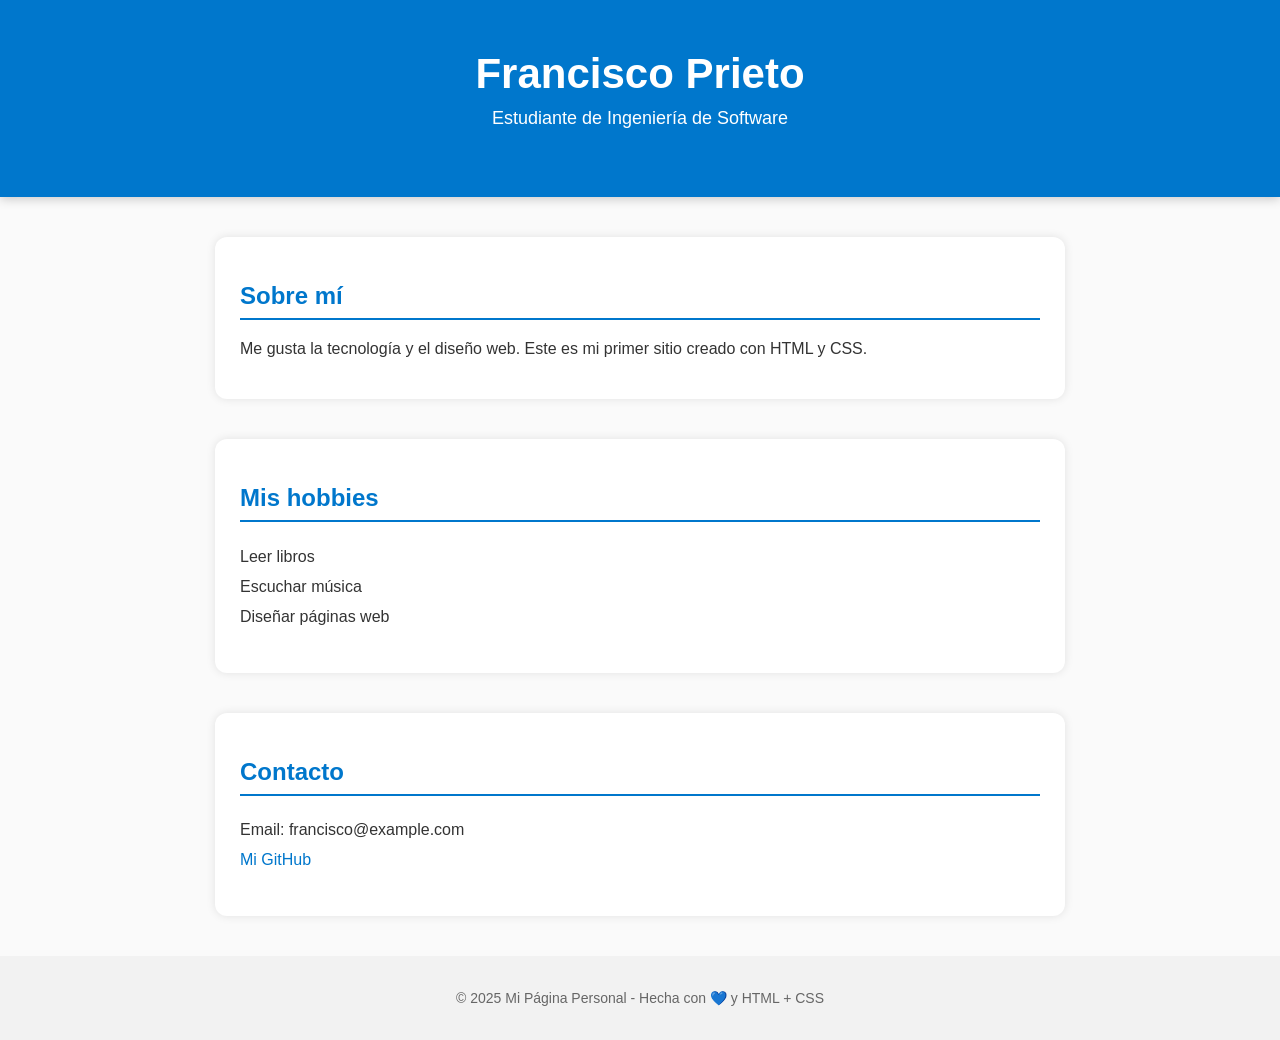
<file: lesson 5/completed-examples/index.html>
<!DOCTYPE html>
<html lang="es">
  <head>
    <meta charset="UTF-8">
    <title>Perfil de Estudiante</title>
    <link rel="stylesheet" href="style.css">
  </head>
  <body>
    <header>
      <h1>Francisco Prieto</h1>
      <p>Estudiante de Ingeniería de Software</p>
    </header>

    <section id="about">
      <h2>Sobre mí</h2>
      <p>Me gusta la tecnología y el diseño web. Este es mi primer sitio creado con HTML y CSS.</p>
    </section>

    <section id="hobbies">
      <h2>Mis hobbies</h2>
      <ul>
        <li>Leer libros</li>
        <li>Escuchar música</li>
        <li>Diseñar páginas web</li>
      </ul>
    </section>

    <section id="contact">
      <h2>Contacto</h2>
      <ul>
        <li>Email: francisco@example.com</li>
        <li><a href="https://github.com/resiseguro">Mi GitHub</a></li>
      </ul>
    </section>

    <footer>
      <p>© 2025 Mi Página Personal - Hecha con 💙 y HTML + CSS</p>
    </footer>
  </body>
</html>
</file>
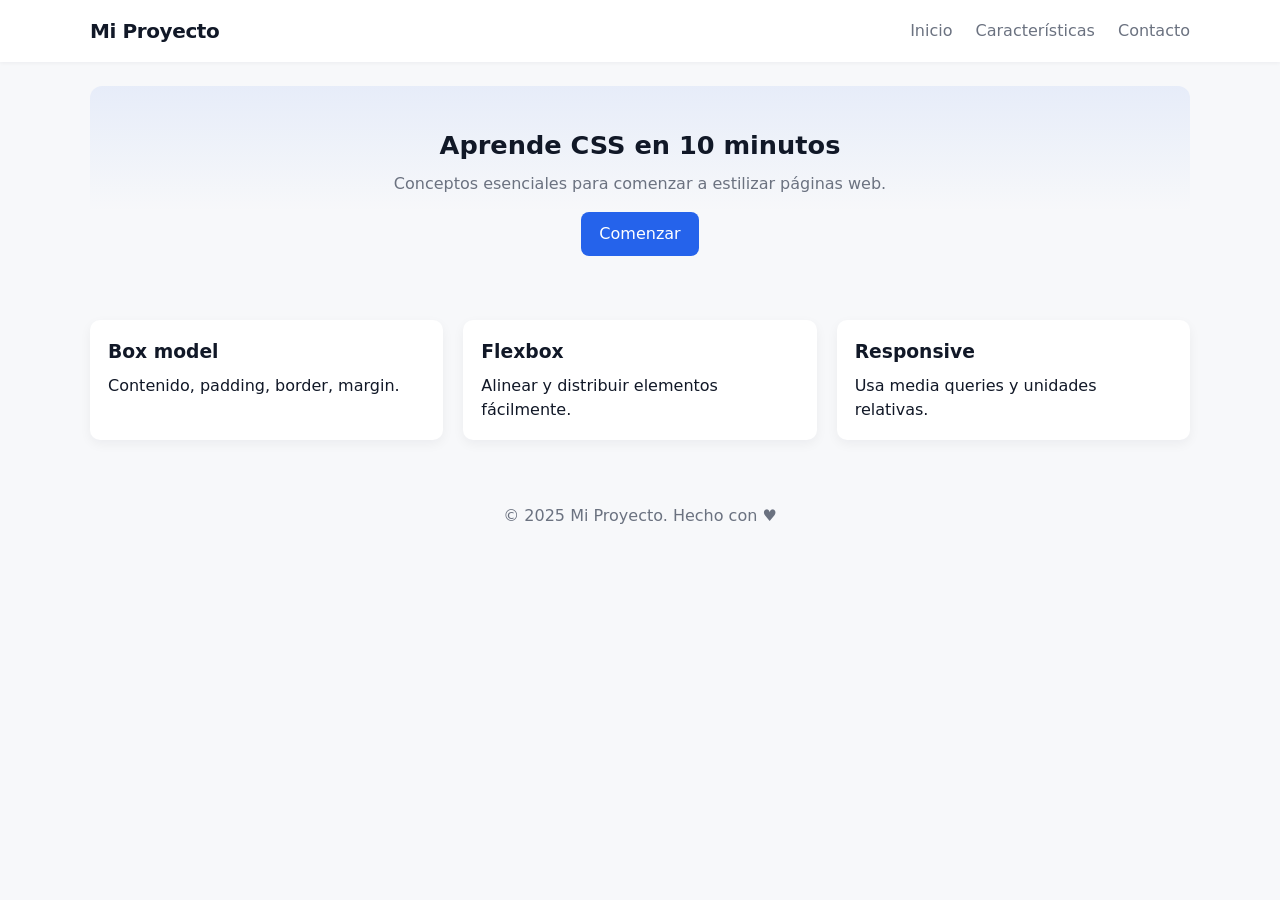
<file: completed-examples/lessons/lesson-04/1/index.html>
<!doctype html>
<html lang="es">
<head>
  <meta charset="utf-8" />
  <meta name="viewport" content="width=device-width, initial-scale=1" />
  <title>Demo CSS — Bases</title>
  <!-- Enlazamos el CSS externo -->
  <link rel="stylesheet" href="styles.css">
</head>
<body>
  <header class="site-header">
    <div class="container">
      <h1 class="brand">Mi Proyecto</h1>
      <nav class="main-nav">
        <a href="#">Inicio</a>
        <a href="#">Características</a>
        <a href="#">Contacto</a>
      </nav>
    </div>
  </header>

  <main class="container">
    <section class="hero">
      <h2>Aprende CSS en 10 minutos</h2>
      <p>Conceptos esenciales para comenzar a estilizar páginas web.</p>
      <a class="btn" href="#">Comenzar</a>
    </section>

    <section class="cards">
      <article class="card">
        <h3>Box model</h3>
        <p>Contenido, padding, border, margin.</p>
      </article>
      <article class="card">
        <h3>Flexbox</h3>
        <p>Alinear y distribuir elementos fácilmente.</p>
      </article>
      <article class="card">
        <h3>Responsive</h3>
        <p>Usa media queries y unidades relativas.</p>
      </article>
    </section>
  </main>

  <footer class="site-footer">
    <div class="container">
      <p>© 2025 Mi Proyecto. Hecho con ♥</p>
    </div>
  </footer>
</body>
</html>
</file>
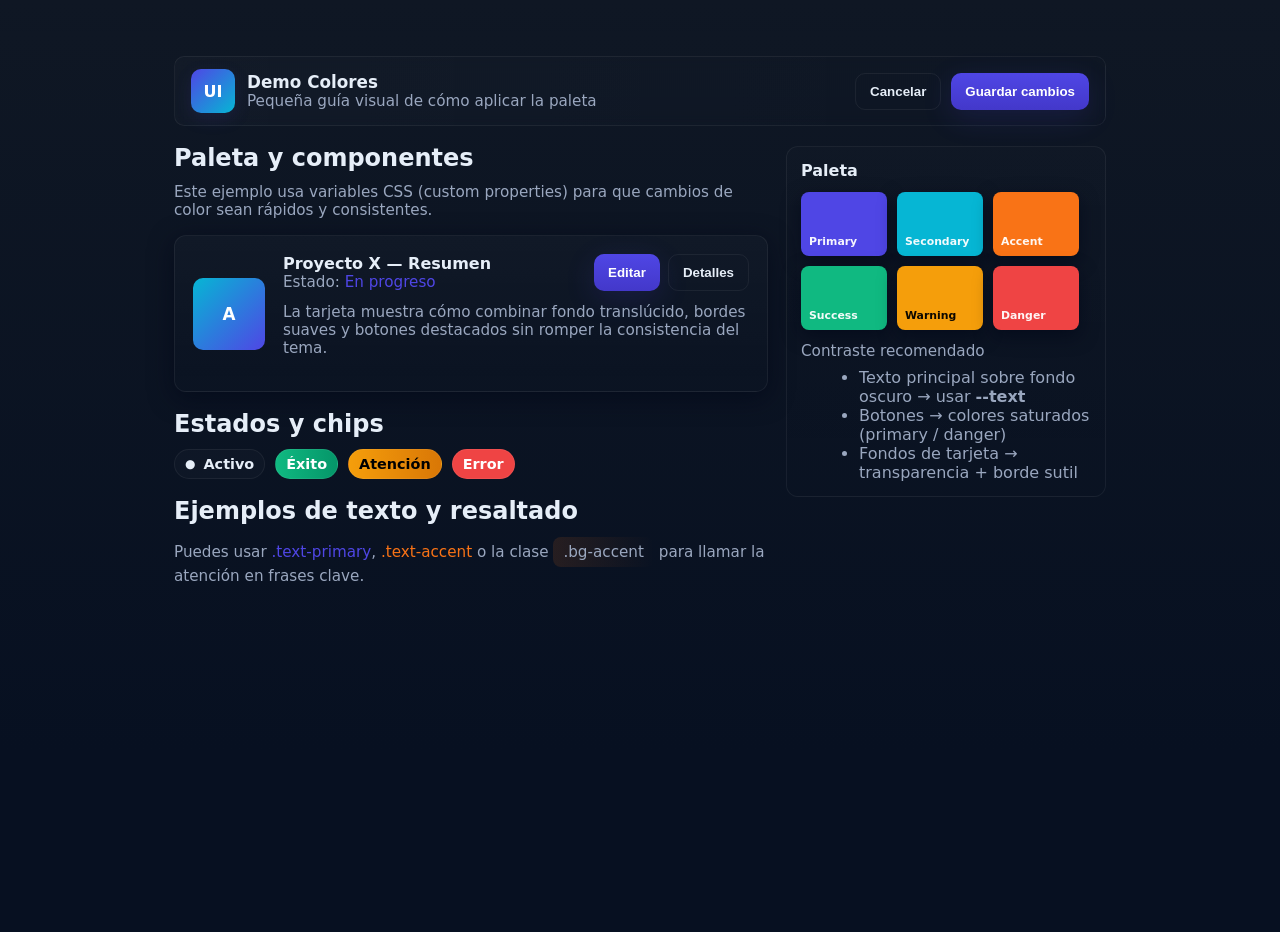
<file: completed-examples/lessons/lesson-04/2/index.html>
<!doctype html>
<html lang="es">
<head>
  <meta charset="utf-8" />
  <meta name="viewport" content="width=device-width,initial-scale=1" />
  <title>Demo — Paleta de colores con CSS</title>
  <style>
    /* ---------------------------
       Variables de color (tema)
       --------------------------- */
    :root{
      /* Tonos principales */
      --bg:  #0f1724;   /* fondo oscuro */
      --surface: #0b1220;
      --text: #e6eef8;
      --muted: #9aa7bf;

      /* Paleta */
      --primary: #4f46e5;   /* índigo */
      --primary-600: #4338ca;
      --secondary: #06b6d4; /* cyan */
      --accent: #f97316;    /* naranja */

      /* Estados */
      --success: #10b981;
      --warning: #f59e0b;
      --danger:  #ef4444;

      /* Neutros para tarjetas / borders */
      --card: #0f1724;
      --border: rgba(255,255,255,0.06);
    }

    /* ---------------------------
       Reset y utilidades básicas
       --------------------------- */
    * { box-sizing: border-box; }
    html,body { height:100%; margin:0; font-family: "Inter", system-ui, -apple-system, "Segoe UI", Roboto, "Helvetica Neue", Arial; background: linear-gradient(180deg,var(--bg), #071021 80%); color:var(--text); -webkit-font-smoothing:antialiased; }
    .container{ max-width:980px; margin:32px auto; padding:24px; }

    h1,h2{ margin:0 0 12px 0; line-height:1.05; }
    p{ color:var(--muted); margin:0 0 16px 0; }

    /* ---------------------------
       Barra superior (ejemplo UI)
       --------------------------- */
    .topbar{
      display:flex; align-items:center; justify-content:space-between;
      padding:12px 16px; border-radius:10px;
      background: linear-gradient(90deg, rgba(255,255,255,0.02), transparent);
      border: 1px solid var(--border);
      margin-bottom:20px;
      backdrop-filter: blur(6px);
    }
    .brand{ display:flex; align-items:center; gap:12px; }
    .logo{
      width:44px; height:44px; border-radius:10px;
      background: linear-gradient(135deg, var(--primary), var(--secondary));
      display:flex; align-items:center; justify-content:center;
      font-weight:700; color:white; box-shadow: 0 6px 18px rgba(79,70,229,0.12);
    }

    /* ---------------------------
       Tarjeta (card) ejemplo
       --------------------------- */
    .card{
      background: linear-gradient(180deg, rgba(255,255,255,0.02), transparent);
      border:1px solid var(--border);
      padding:18px; border-radius:12px;
      box-shadow: 0 6px 24px rgba(2,6,23,0.6);
      display:flex; gap:18px; align-items:center;
    }
    .card .info{ flex:1; }
    .muted { color:var(--muted); font-size:0.95rem; }

    /* ---------------------------
       Botones con estado + hover
       --------------------------- */
    .btn{
      display:inline-flex; gap:8px; align-items:center; justify-content:center;
      padding:10px 14px; border-radius:10px; cursor:pointer;
      border:0; font-weight:600; color:white; transition: transform .12s ease, box-shadow .12s;
      user-select:none;
    }
    .btn:active{ transform:translateY(1px); }

    .btn-primary{
      background: linear-gradient(180deg, var(--primary), var(--primary-600));
      box-shadow: 0 8px 30px rgba(79,70,229,0.16);
    }
    .btn-primary:hover{ filter:brightness(1.05); }

    .btn-ghost{
      background:transparent; border:1px solid var(--border); color:var(--text);
    }
    .btn-danger{ background: linear-gradient(180deg, var(--danger), #c0392b); }

    /* ---------------------------
       Color utilities (rápidas)
       --------------------------- */
    .text-primary{ color:var(--primary); }
    .text-accent{ color:var(--accent); }
    .bg-accent{ background: linear-gradient(90deg, rgba(249,115,22,0.12), transparent); padding:6px 10px; border-radius:8px; display:inline-block; }

    /* ---------------------------
       Pequeñas tarjetas de etiqueta
       --------------------------- */
    .chip{
      display:inline-flex; gap:8px; align-items:center; padding:6px 10px; border-radius:999px; font-weight:600; font-size:0.9rem;
      background: rgba(255,255,255,0.02); border:1px solid var(--border);
    }

    /* ---------------------------
       Accesibilidad: foco visible
       --------------------------- */
    .btn:focus, .chip:focus, a:focus { outline: 3px solid rgba(79,70,229,0.18); outline-offset: 3px; }

    /* ---------------------------
       Grid responsive pequeño
       --------------------------- */
    .grid{ display:grid; grid-template-columns: 1fr 320px; gap:18px; margin-top:18px; }
    @media (max-width:820px){ .grid{ grid-template-columns:1fr; } }

    /* ---------------------------
       Muestra de paleta
       --------------------------- */
    .palette{ display:flex; gap:10px; align-items:center; flex-wrap:wrap; margin-top:12px; }
    .swatch{ width:86px; height:64px; border-radius:8px; display:flex; align-items:flex-end; padding:8px; color:white; font-weight:700; font-size:0.8rem; box-shadow: 0 6px 18px rgba(2,6,23,0.6); }
    .swatch small{ font-weight:600; font-size:0.68rem; opacity:0.95; }

  </style>
</head>
<body>
  <div class="container">
    <div class="topbar" role="banner">
      <div class="brand">
        <div class="logo">UI</div>
        <div>
          <div style="font-weight:800; font-size:1.05rem;">Demo Colores</div>
          <div class="muted">Pequeña guía visual de cómo aplicar la paleta</div>
        </div>
      </div>

      <div style="display:flex; gap:10px;">
        <button class="btn btn-ghost">Cancelar</button>
        <button class="btn btn-primary">Guardar cambios</button>
      </div>
    </div>

    <div class="grid">
      <!-- contenido principal -->
      <section>
        <h1>Paleta y componentes</h1>
        <p class="muted">Este ejemplo usa variables CSS (custom properties) para que cambios de color sean rápidos y consistentes.</p>

        <div class="card" aria-label="Resumen">
          <div style="width:72px; height:72px; border-radius:10px; background:linear-gradient(135deg,var(--secondary),var(--primary)); display:flex; align-items:center; justify-content:center; font-weight:800; color:white; font-size:1.05rem;">A</div>
          <div class="info">
            <div style="display:flex; align-items:center; justify-content:space-between;">
              <div>
                <div style="font-weight:800; font-size:1rem;">Proyecto X — Resumen</div>
                <div class="muted">Estado: <span class="text-primary">En progreso</span></div>
              </div>
              <div style="display:flex; gap:8px;">
                <button class="btn btn-primary">Editar</button>
                <button class="btn btn-ghost">Detalles</button>
              </div>
            </div>
            <p class="muted" style="margin-top:12px;">La tarjeta muestra cómo combinar fondo translúcido, bordes suaves y botones destacados sin romper la consistencia del tema.</p>
          </div>
        </div>

        <h2 style="margin-top:20px;">Estados y chips</h2>
        <div style="display:flex; gap:10px; align-items:center; flex-wrap:wrap;">
          <span class="chip" role="note"><small>●</small> Activo</span>
          <span class="chip" style="background:linear-gradient(90deg,var(--success), #059669); color:white;">Éxito</span>
          <span class="chip" style="background:linear-gradient(90deg,var(--warning), #d97706); color:black;">Atención</span>
          <span class="chip" style="background:linear-gradient(90deg,var(--danger), #ef4444); color:white;">Error</span>
        </div>

        <h2 style="margin-top:20px;">Ejemplos de texto y resaltado</h2>
        <p class="muted">Puedes usar <span class="text-primary">.text-primary</span>, <span class="text-accent">.text-accent</span> o la clase <span class="bg-accent">.bg-accent</span> para llamar la atención en frases clave.</p>
      </section>

      <!-- columna lateral: paleta -->
      <aside>
        <div style="border-radius:12px; padding:14px; border:1px solid var(--border); background: linear-gradient(180deg, rgba(255,255,255,0.01), transparent);">
          <div style="font-weight:800; margin-bottom:8px;">Paleta</div>
          <div class="palette" aria-hidden="true">
            <div class="swatch" style="background:var(--primary)"><small>Primary</small></div>
            <div class="swatch" style="background:var(--secondary)"><small>Secondary</small></div>
            <div class="swatch" style="background:var(--accent)"><small>Accent</small></div>
            <div class="swatch" style="background:var(--success)"><small>Success</small></div>
            <div class="swatch" style="background:var(--warning); color:black"><small>Warning</small></div>
            <div class="swatch" style="background:var(--danger)"><small>Danger</small></div>
          </div>

          <div style="margin-top:12px;">
            <div class="muted">Contraste recomendado</div>
            <ul style="margin:8px 0 0 18px; color:var(--muted)">
              <li>Texto principal sobre fondo oscuro → usar <strong>--text</strong></li>
              <li>Botones → colores saturados (primary / danger)</li>
              <li>Fondos de tarjeta → transparencia + borde sutil</li>
            </ul>
          </div>

        </div>
      </aside>
    </div>
  </div>
</body>
</html>
</file>
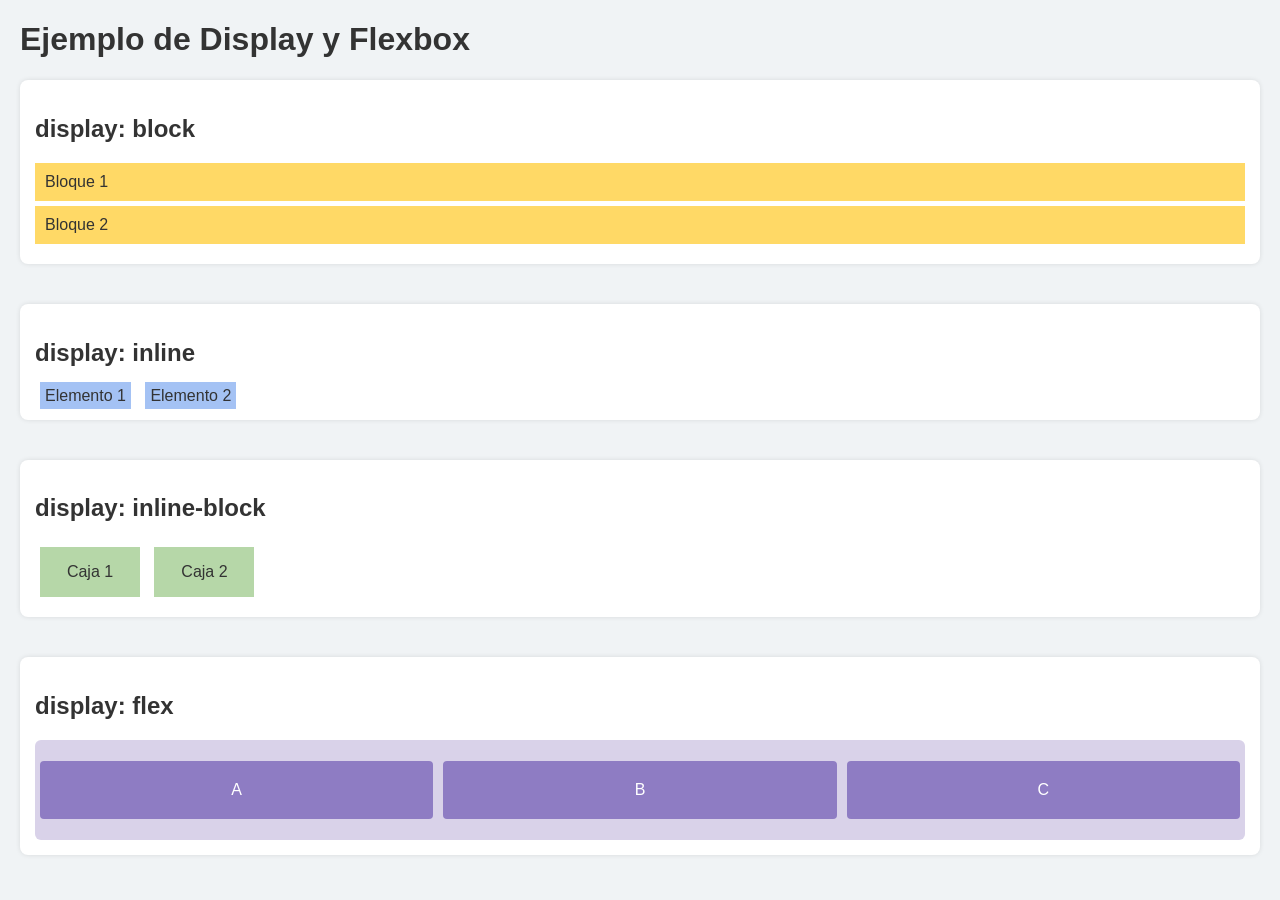
<file: completed-examples/lessons/lesson-04/3/index.html>
<!DOCTYPE html>
<html lang="es">
<head>
  <meta charset="UTF-8">
  <meta name="viewport" content="width=device-width, initial-scale=1.0">
  <title>Ejemplo de Display y Flexbox</title>
  <link rel="stylesheet" href="styles.css">
</head>
<body>
  <h1>Ejemplo de Display y Flexbox</h1>

  <section class="bloques">
    <h2>display: block</h2>
    <div class="bloque">Bloque 1</div>
    <div class="bloque">Bloque 2</div>
  </section>

  <section class="en-linea">
    <h2>display: inline</h2>
    <span class="inline">Elemento 1</span>
    <span class="inline">Elemento 2</span>
  </section>

  <section class="en-linea-bloque">
    <h2>display: inline-block</h2>
    <div class="inline-block">Caja 1</div>
    <div class="inline-block">Caja 2</div>
  </section>

  <section class="flexbox">
    <h2>display: flex</h2>
    <div class="contenedor-flex">
      <div class="item">A</div>
      <div class="item">B</div>
      <div class="item">C</div>
    </div>
  </section>
</body>
</html>
</file>
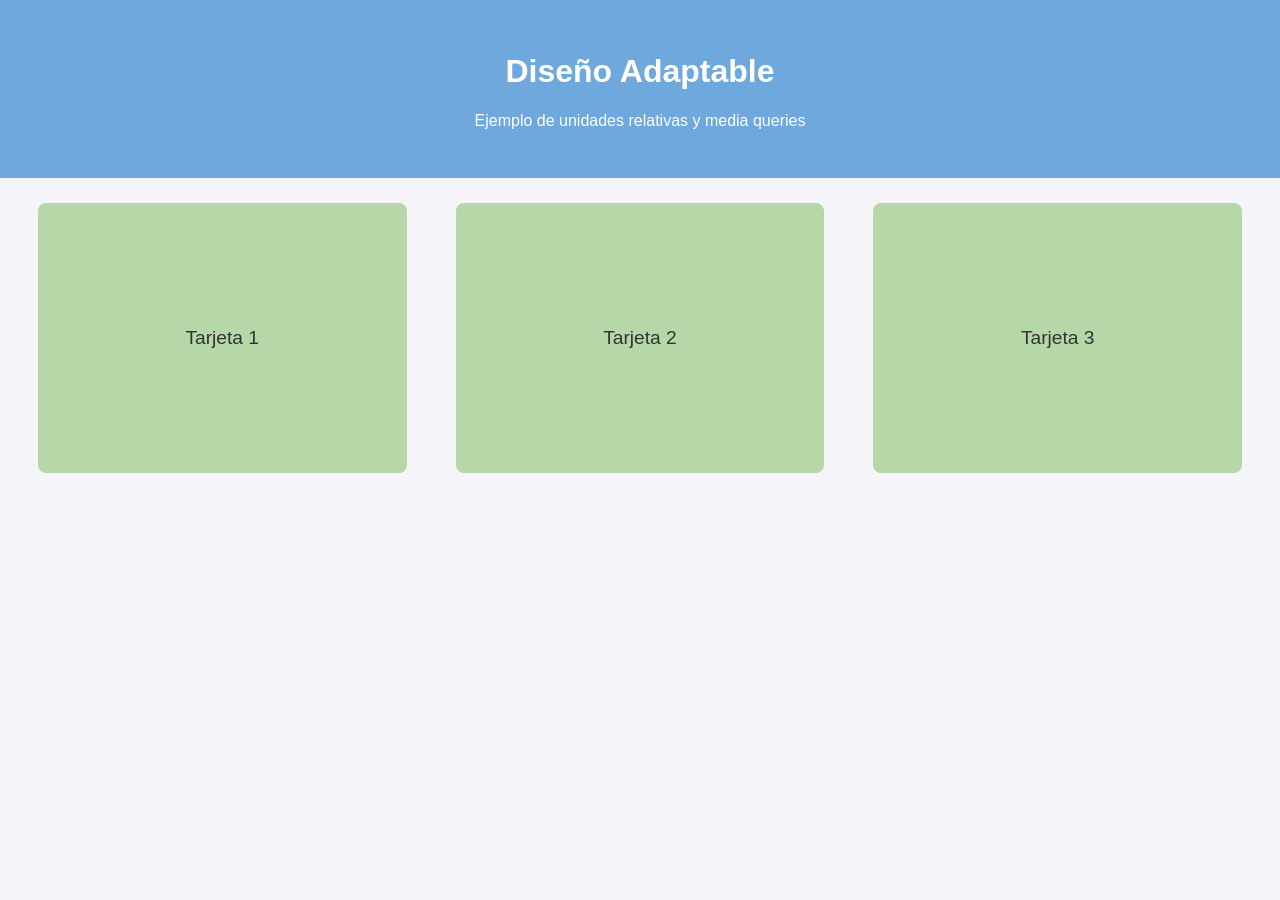
<file: completed-examples/lessons/lesson-04/4/index.html>
<!DOCTYPE html>
<html lang="es">
<head>
  <meta charset="UTF-8">
  <meta name="viewport" content="width=device-width, initial-scale=1.0">
  <title>Diseño Adaptable con CSS</title>
  <link rel="stylesheet" href="styles.css">
</head>
<body>
  <header>
    <h1>Diseño Adaptable</h1>
    <p>Ejemplo de unidades relativas y media queries</p>
  </header>

  <main class="contenedor">
    <section class="tarjeta">Tarjeta 1</section>
    <section class="tarjeta">Tarjeta 2</section>
    <section class="tarjeta">Tarjeta 3</section>
  </main>
</body>
</html>
</file>
<file: lesson 5/completed-examples/style.css>
body {
  background-color: #fafafa;
  color: #333;
  font-family: 'Segoe UI', sans-serif;
  margin: 0;
  padding: 0;
}

header {
  background-color: #0077cc;
  color: white;
  text-align: center;
  padding: 50px 20px;
  box-shadow: 0 2px 10px rgba(0, 0, 0, 0.2);
}

header h1 {
  font-size: 42px;
  margin: 0;
}

header p {
  font-size: 18px;
  margin-top: 10px;
}

section {
  max-width: 800px;
  margin: 40px auto;
  background-color: #fff;
  padding: 25px;
  border-radius: 12px;
  box-shadow: 0 0 10px rgba(0, 0, 0, 0.1);
}

section h2 {
  color: #0077cc;
  border-bottom: 2px solid #0077cc;
  padding-bottom: 8px;
}

ul {
  list-style: none;
  padding: 0;
}

ul li {
  padding: 6px 0;
}

a {
  color: #0077cc;
  text-decoration: none;
}

a:hover {
  color: #ff6600;
  text-decoration: underline;
}

footer {
  background-color: #f2f2f2;
  text-align: center;
  padding: 20px;
  font-size: 14px;
  color: #666;
}
</file>
<file: completed-examples/lessons/lesson-04/1/styles.css>
/* 1. Reset / base recomendado */
* {
  box-sizing: border-box; /* hace width más intuitivo */
  margin: 0;
  padding: 0;
}

/* 2. Variables CSS para mantener consistencia */
:root{
  --bg: #f7f8fa;
  --white: #ffffff;
  --accent: #2563eb; /* azul */
  --muted: #6b7280;
  --container-width: 1100px;
  --radius: 12px;
}

/* 3. Tipografía base y cuerpo */
body {
  font-family: system-ui, -apple-system, "Segoe UI", Roboto, "Helvetica Neue", Arial;
  background: var(--bg);
  color: #111827;
  line-height: 1.5;
}

/* 4. Container para centrar contenido con max-width */
.container {
  width: 90%;
  max-width: var(--container-width);
  margin: 0 auto;
}

/* 5. Header */
.site-header {
  background: var(--white);
  box-shadow: 0 1px 4px rgba(16,24,40,0.05);
}
.site-header .container {
  display: flex;
  align-items: center;
  justify-content: space-between;
  padding: 16px 0;
}
.brand {
  font-size: 1.25rem;
  letter-spacing: -0.02em;
}
.main-nav a{
  margin-left: 18px;
  text-decoration: none;
  color: var(--muted);
  font-weight: 500;
}
.main-nav a:hover {
  color: var(--accent);
}

/* 6. Hero */
.hero {
  background: linear-gradient(180deg, rgba(37,99,235,0.08), transparent 60%);
  padding: 40px;
  border-radius: var(--radius);
  margin: 24px 0;
  text-align: center;
}
.hero h2 {
  margin-bottom: 8px;
  font-size: 1.6rem;
}
.hero p {
  margin-bottom: 16px;
  color: var(--muted);
}

/* 7. Botón con transición */
.btn {
  display: inline-block;
  padding: 10px 18px;
  background: var(--accent);
  color: white;
  text-decoration: none;
  border-radius: 8px;
  transition: transform 0.18s ease, box-shadow 0.18s ease;
}
.btn:hover {
  transform: translateY(-4px);
  box-shadow: 0 8px 20px rgba(37,99,235,0.18);
}

/* 8. Cards con Flexbox */
.cards {
  display: flex;
  gap: 20px; /* separa las cards */
  margin-bottom: 40px;
}
.card {
  background: var(--white);
  padding: 18px;
  border-radius: 10px;
  flex: 1; /* cada card ocupa espacio igual */
  box-shadow: 0 4px 12px rgba(16,24,40,0.05);
}
.card h3 {
  margin-bottom: 8px;
}

/* 9. Footer */
.site-footer {
  text-align: center;
  padding: 24px 0;
  color: var(--muted);
}

/* 10. Responsive: en pantallas pequeñas apilamos las cards */
@media (max-width: 720px) {
  .cards {
    flex-direction: column;
  }
  .main-nav {
    display: none; /* ejemplo simple: ocultar nav en móvil (puedes mejorar con un menú) */
  }
}
</file>
<file: completed-examples/lessons/lesson-04/3/styles.css>
body {
  font-family: Arial, sans-serif;
  margin: 20px;
  background-color: #f0f3f5;
  color: #333;
}

/* Secciones */
section {
  margin-bottom: 40px;
  padding: 15px;
  border-radius: 8px;
  background: #fff;
  box-shadow: 0 0 5px rgba(0,0,0,0.1);
}

/* Ejemplo block */
.bloque {
  display: block;
  background-color: #ffd966;
  margin: 5px 0;
  padding: 10px;
}

/* Ejemplo inline */
.inline {
  display: inline;
  background-color: #a4c2f4;
  padding: 5px;
  margin: 5px;
}

/* Ejemplo inline-block */
.inline-block {
  display: inline-block;
  background-color: #b6d7a8;
  width: 100px;
  height: 50px;
  margin: 5px;
  text-align: center;
  line-height: 50px;
}

/* Ejemplo flex */
.contenedor-flex {
  display: flex;
  justify-content: space-around;
  align-items: center;
  background-color: #d9d2e9;
  height: 100px;
  border-radius: 6px;
}

.item {
  background-color: #8e7cc3;
  color: white;
  padding: 20px;
  border-radius: 4px;
  flex: 1;
  margin: 5px;
  text-align: center;
}
</file>
<file: completed-examples/lessons/lesson-04/4/styles.css>
/* Variables base */
:root {
  font-size: 16px; /* Base para rem */
}

body {
  font-family: Arial, sans-serif;
  margin: 0;
  background-color: #f4f4f9;
  color: #333;
}

/* Encabezado con unidades relativas */
header {
  text-align: center;
  padding: 2rem;
  background-color: #6fa8dc;
  color: white;
}

h1 {
  font-size: 2rem; /* Escala con la raíz */
}

p {
  font-size: 1rem;
}

/* Contenedor flexible */
.contenedor {
  display: flex;
  justify-content: space-around;
  flex-wrap: wrap;
  padding: 2vw;
  gap: 2%;
}

/* Tarjetas adaptables */
.tarjeta {
  background-color: #b6d7a8;
  width: 30%;
  height: 30vh;
  border-radius: 8px;
  text-align: center;
  line-height: 30vh;
  font-size: 1.2em; /* Escala con el tamaño del texto del contenedor */
  transition: transform 0.3s ease;
}

.tarjeta:hover {
  transform: scale(1.05);
}

/* 🌐 Diseño adaptable con media query */
@media (max-width: 600px) {
  .contenedor {
    flex-direction: column;
    align-items: center;
  }

  .tarjeta {
    width: 80%;
    height: 20vh;
    font-size: 1rem;
  }

  header {
    padding: 1.5rem;
    background-color: #3d85c6;
  }
}
</file>
